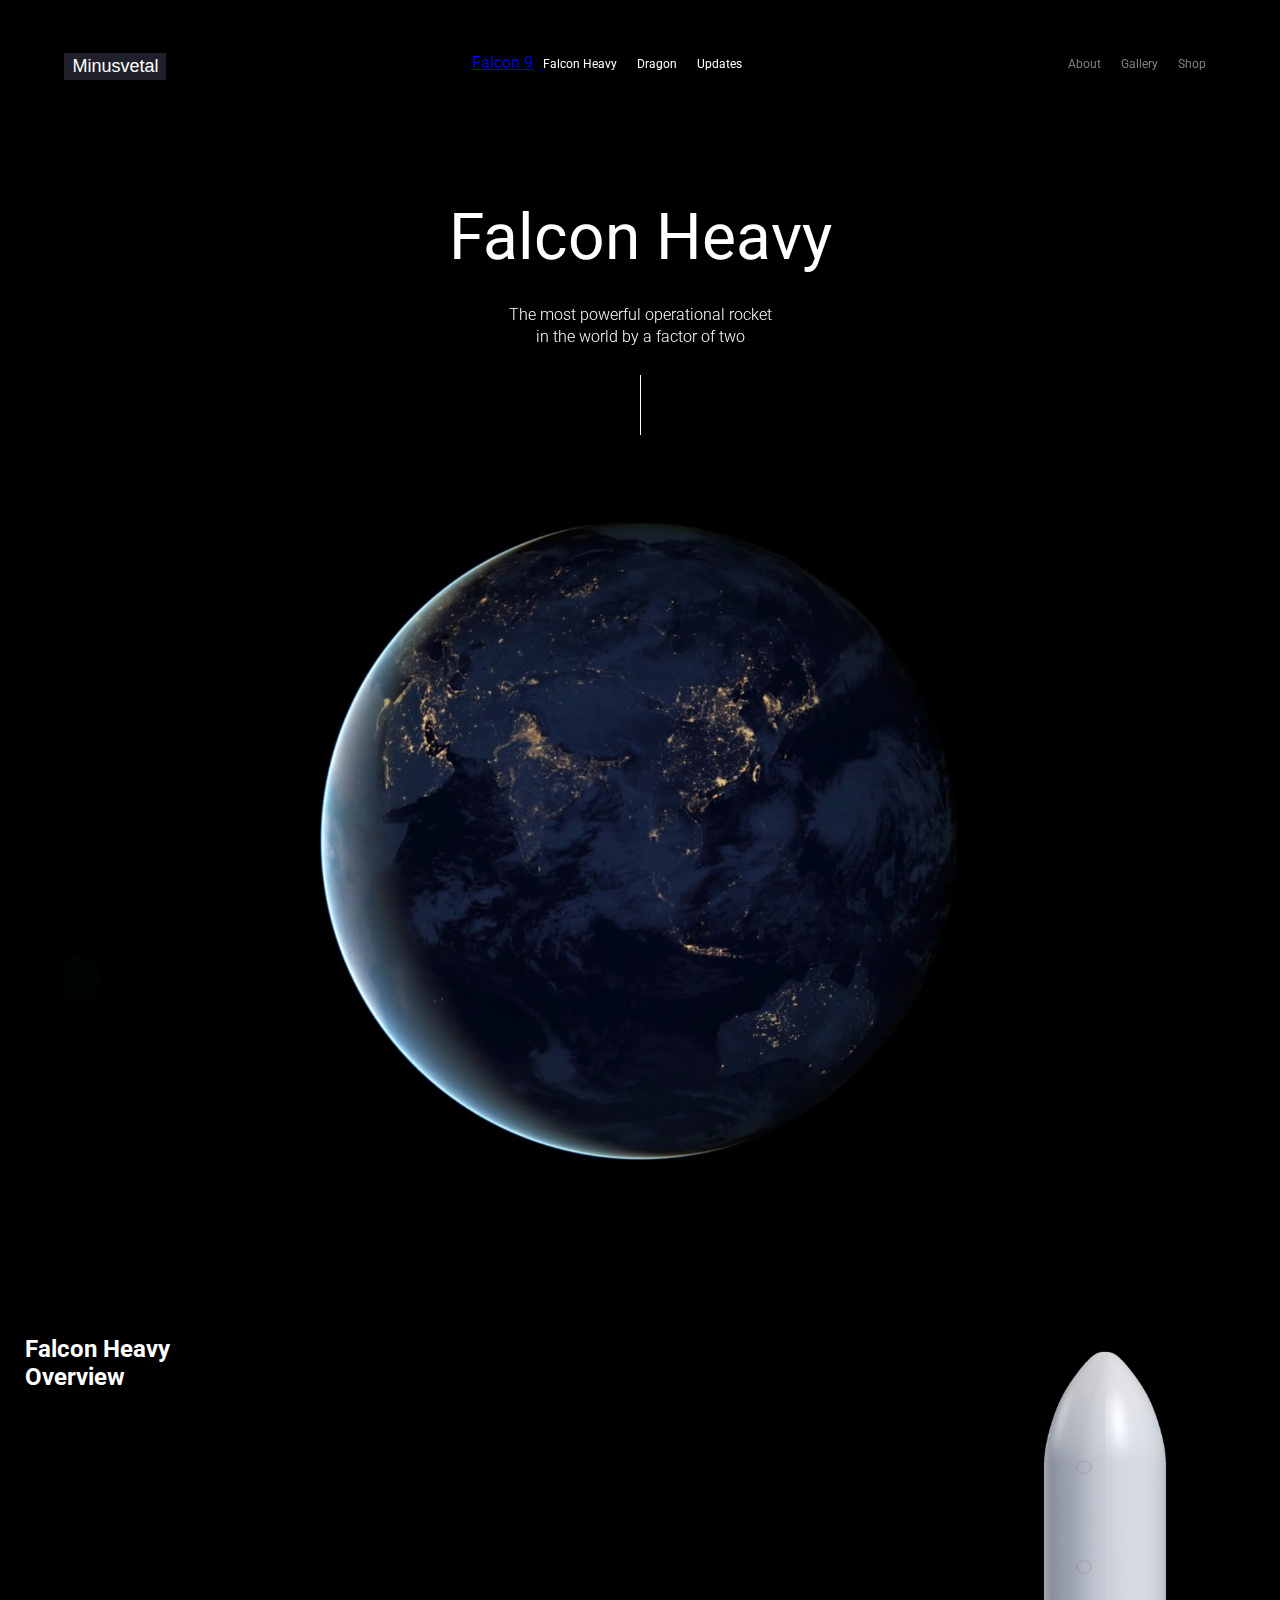
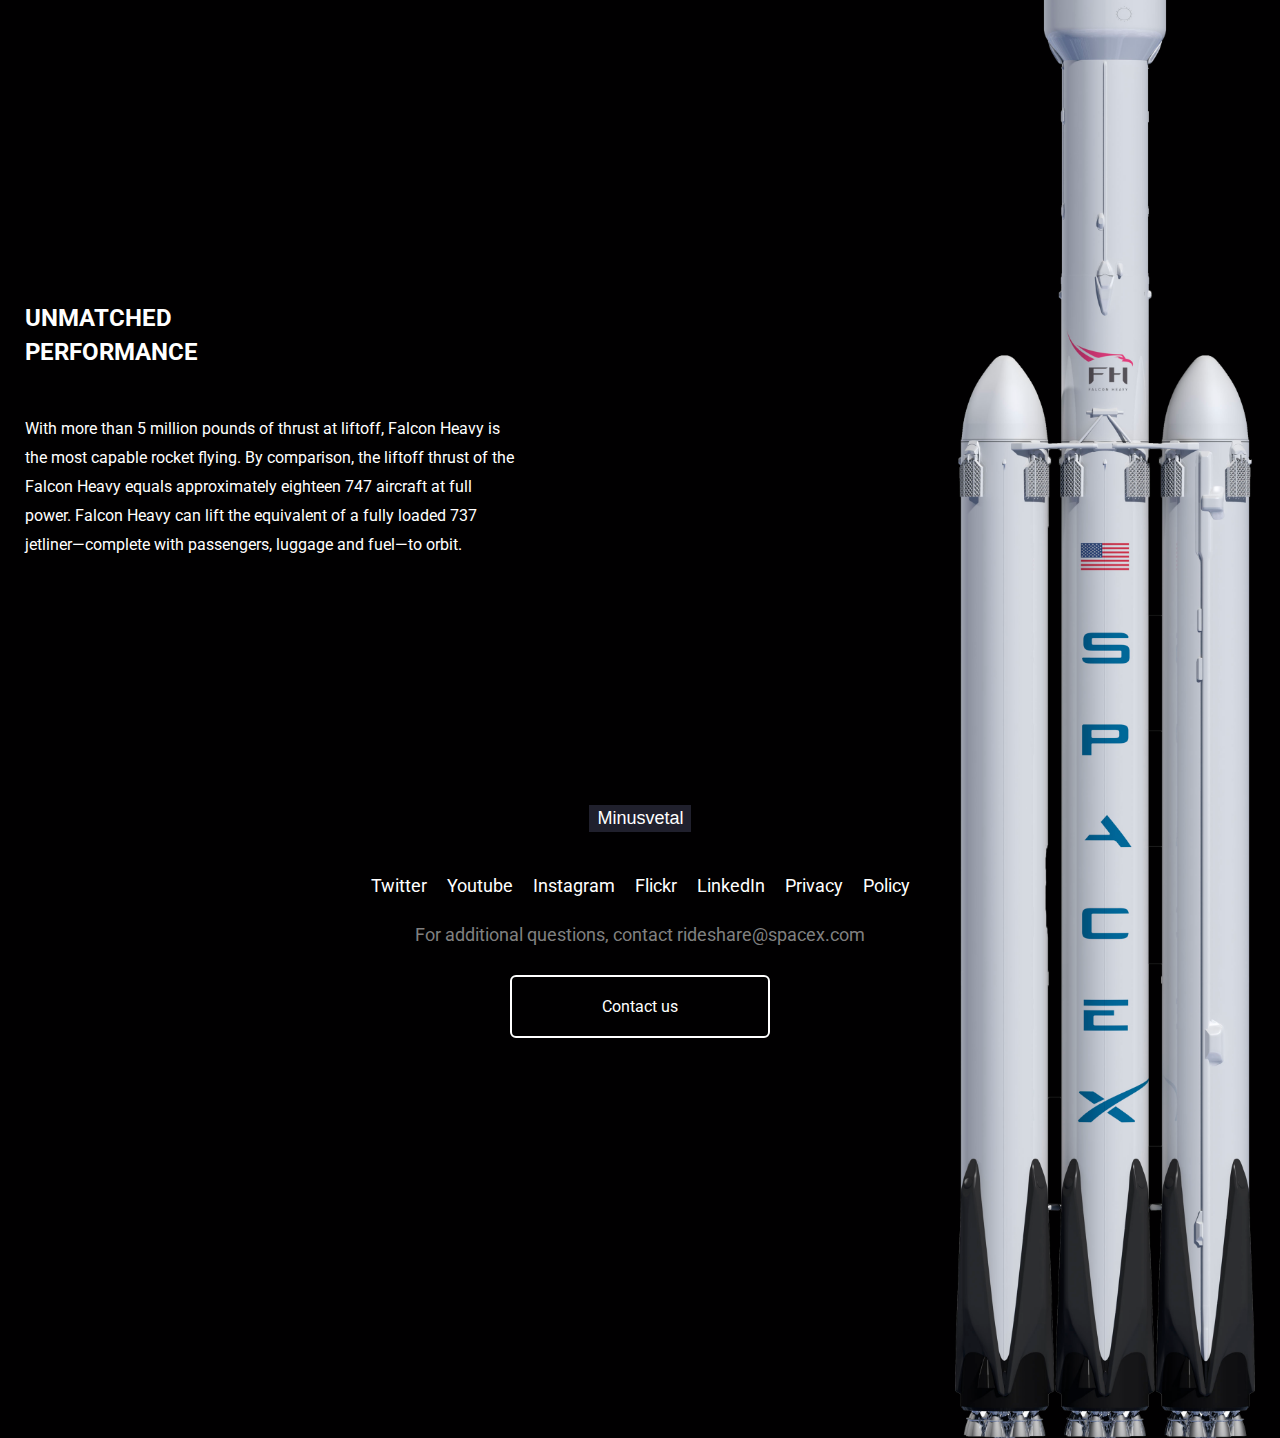
<file: index.html>
<!DOCTYPE html>
<html lang="en">
  <head>
    <meta charset="UTF-8" />
    <meta name="viewport" content="width=device-width, initial-scale=1.0" />
    <title>Space - X - Zaporizhzya</title>
    <link
      href="https://fonts.googleapis.com/css2?family=Roboto:wght@400;700&display=swap"
      rel="stylesheet"
    />
    <link rel="stylesheet" href="css/style.css" />
    <link rel="stylesheet" href="css/aos.css" />
    <link rel="stylesheet" href="css/vidbg.css" />
  </head>
  <body>
    <header class="header">
      <img src="img/logo.svg" alt="logo" class="logo" />
      <nav class="main-nav" data-aos="zoom-in-up" data-aos-delay="300">
        <ul class="list">
          <li class="item">
            <a href="#" class="link">Falcon 9</a>
          </li>
          <li class="item">
            <a href="#" class="item-link">Falcon Heavy</a>
          </li>
          <li class="item">
            <a href="#" class="item-link">Dragon</a>
          </li>
          <li class="item">
            <a href="#" class="item-link">Updates</a>
          </li>
        </ul>
      </nav>
      <nav class="secondary-nav" data-aos="zoom-in-up" data-aos-delay="400">
        <ul class="list">
          <li class="item">
            <a href="#" class="item-link">About</a>
          </li>
          <li class="item">
            <a href="#" class="item-link">Gallery</a>
          </li>
          <li class="item">
            <a href="#" class="item-link">Shop</a>
          </li>
        </ul>
      </nav>
    </header>
    <section class="main">
      <h1 class="title" data-aos="flip-down" data-aos-delay="600">
        Falcon Heavy
      </h1>
      <p class="description" data-aos="flip-up" data-aos-delay="700">
        The most powerful operational rocket in the world by a factor of two
      </p>
    </section>
    <div class="video" data-aos="flip-left" data-aos-delay="1000"></div>
    <section class="features">
      <div>
        <h2>Falcon Heavy <br />Overview</h2>
        <table
          class="table"
          class="features-title"
          data-aos="fade-right"
          data-aos-offset="300"
          data-aos-easing="ease-in-sine"
        >
          <tr>
            <td class="table-colum">HEIGHT</td>
            <td class="table-colum">70 m / 229.6 ft</td>
          </tr>

          <tr>
            <td class="table-colum">DIAMETER</td>
            <td class="table-colum">12.2 m / 39.9 ft</td>
          </tr>

          <tr>
            <td class="table-colum">MASS</td>
            <td class="table-colum">1,420,788 kg / 3,125,735 lb</td>
          </tr>

          <tr>
            <td class="table-colum">PAYLOAD TO LEO</td>
            <td class="table-colum">63,800 kg / 140,660 lb</td>
          </tr>

          <tr>
            <td class="table-colum">PAYLOAD TO GTO</td>
            <td class="table-colum">26,700 kg / 58,860 lb</td>
          </tr>

          <tr>
            <td class="table-colum">PAYLOAD TO MARS</td>
            <td class="table-colum">16,800 kg / 37,040 lb</td>
          </tr>
        </table>
        <img
          src="img/rocket.png"
          alt="rocket"
          class="rocket"
          data-rellax-speed="12"
        />

        <h2 class="features-title">UNMATCHED <br />PERFORMANCE</h2>
        <p class="features-text">
          With more than 5 million pounds of thrust at liftoff, Falcon Heavy is
          the most capable rocket flying. By comparison, the liftoff thrust of
          the Falcon Heavy equals approximately eighteen 747 aircraft at full
          power. Falcon Heavy can lift the equivalent of a fully loaded 737
          jetliner—complete with passengers, luggage and fuel—to orbit.
        </p>
      </div>
    </section>
    <footer class="footer">
      <img src="img/logo.svg" alt="logo" class="logo" />
      <nav class="footer-nav">
        <ul class="list">
          <li class="item"><a href="#" class="item-link">Twitter</a></li>
          <li class="item"><a href="#" class="item-link">Youtube</a></li>
          <li class="item"><a href="#" class="item-link">Instagram</a></li>
          <li class="item"><a href="#" class="item-link">Flickr</a></li>
          <li class="item"><a href="#" class="item-link">LinkedIn</a></li>
          <li class="item"><a href="#" class="item-link">Privacy</a></li>
          <li class="item"><a href="#" class="item-link">Policy</a></li>
        </ul>
      </nav>
      <p class="footer-text">
        For additional questions, contact
        <a class="footer-link" href="mailto:rideshare@spacex.com"
          >rideshare@spacex.com</a
        >
      </p>
      <a href="" class="button">Contact us</a>
    </footer>
    <script src="js/vidbg.js"></script>
    <script src="js/rellax.min.js"></script>
    <script src="js/aos.js"></script>
    <script src="js/main.js"></script>
  </body>
</html>
</file>
<file: css/style.css>
body {
  font-family: "Roboto", sans-serif;
  background: #010001;
  color: #ffffff;
  margin: 0;
  padding-top: 53px;
}
.header {
  max-width: 1230px;
  width: 90%;
  margin: auto;
  display: flex;
  justify-content: space-between;
}
.list {
  margin: 0;
  padding: 0;
  display: flex;
  list-style: none;
}

.item-link {
  color: #ffffff;
  text-decoration: none;
  margin-left: 10px;
  margin-right: 10px;
  font-size: 12px;
  line-height: 14px;
}
.secondary-nav .item-link {
  color: #808080;
}

.main {
  text-align: center;
  padding-top: 120px;
  padding-bottom: 30px;
}

.title {
  font-style: normal;
  font-weight: normal;
  font-size: 64px;
  line-height: 75px;
  margin-bottom: 29px;
  margin-top: 0;
}
.description {
  font-style: normal;
  font-weight: 300;
  font-size: 16px;
  line-height: 140%;
  max-width: 268px;
  margin: auto;
}
.description:after {
  content: "";
  display: block;
  width: 1px;
  height: 60px;
  background: #fff;
  margin: auto;
  margin-top: 26px;
}

.video {
  max-width: 1230px;
  width: 90%;
  margin: auto;
  height: 750px;
}
.features {
  position: relative;
  max-width: 1230px;
  height: 90%;
  margin: auto;
  padding: 100px 0;
}
.features-title {
  font-weight: bold;
  font-size: 24px;
  line-height: 140%;
  text-transform: uppercase;
  margin-bottom: 45px;
}
.table {
  margin-bottom: 200px;
}
.table-colum {
  width: 300px;
  padding-top: 7px;
  padding-bottom: 7px;
  font-style: normal;
  font-weight: normal;
  font-size: 18px;
  line-height: 179.69%;
}
.features-text {
  max-width: 490px;
  font-style: normal;
  font-weight: normal;
  font-size: 16px;
  line-height: 29px;
}

.rocket {
  position: absolute;
  top: 50px;
  right: 0;
  z-index: 99;
  max-width: 300px;
}
.footer {
  padding: 130px 0;
  display: flex;
  flex-direction: column;
  align-items: center;
}
.footer-nav .item-link {
  font-size: 18px;
  line-height: 21px;
}

.footer .logo {
  margin-bottom: 43px;
}

.footer-nav {
  margin-bottom: 28px;
}
.footer-text {
  font-size: 18px;
  line-height: 21px;
  margin-top: 0;
  margin-bottom: 30px;
  text-decoration: none;
  color: #808080;
}
.footer-link {
  text-decoration: none;
  color: #808080;
}
.button {
  color: #fff;
  min-width: 260px;
  padding: 20px;
  text-align: center;
  border: 2px solid #ffffff;
  box-sizing: border-box;
  border-radius: 6px;
  text-decoration: none;
}

@media (max-width: 960px) {
  .rocket {
    max-width: 230px;
  }
  .table-colum {
    width: 250px;
  }
}
@media (max-width: 768px) {
  .header {
    flex-direction: column;
    align-items: center;
  }
  .header .logo {
    margin-bottom: 20px;
  }
  .header .main-nav {
    margin-bottom: 20px;
  }
  .video {
    width: 100%;
    height: 300px;
  }
  .rocket {
    max-width: 180px;
  }
}
@media (max-width: 576px) {
  .rocket {
    position: static;
    margin-bottom: 30px;
  }
  .table {
    margin-bottom: 0;
  }
  .table-colum {
    font-size: 14px;
    width: 150px;
  }
  .footer-nav .list {
    flex-wrap: wrap;
    align-items: center;
    justify-content: center;
  }
  .footer-nav .item {
    margin-bottom: 10px;
  }
  .footer {
    text-align: center;
  }
  .main {
    padding-top: 50px;
  }
  .features {
    padding-bottom: 0;
  }
}
</file>
<file: css/vidbg.css>
.vidbg-container{position:absolute;z-index:-1;top:0;right:0;bottom:0;left:0;overflow:hidden;background-size:cover;background-repeat:no-repeat;background-position:center center}.vidbg-container video{position:absolute;margin:0;top:50%;left:50%;transform:translate(-50%, -50%);transition:0.25s opacity ease-in-out;max-width:none;opacity:0}.vidbg-overlay{position:absolute;top:0;right:0;bottom:0;left:0}
</file>
